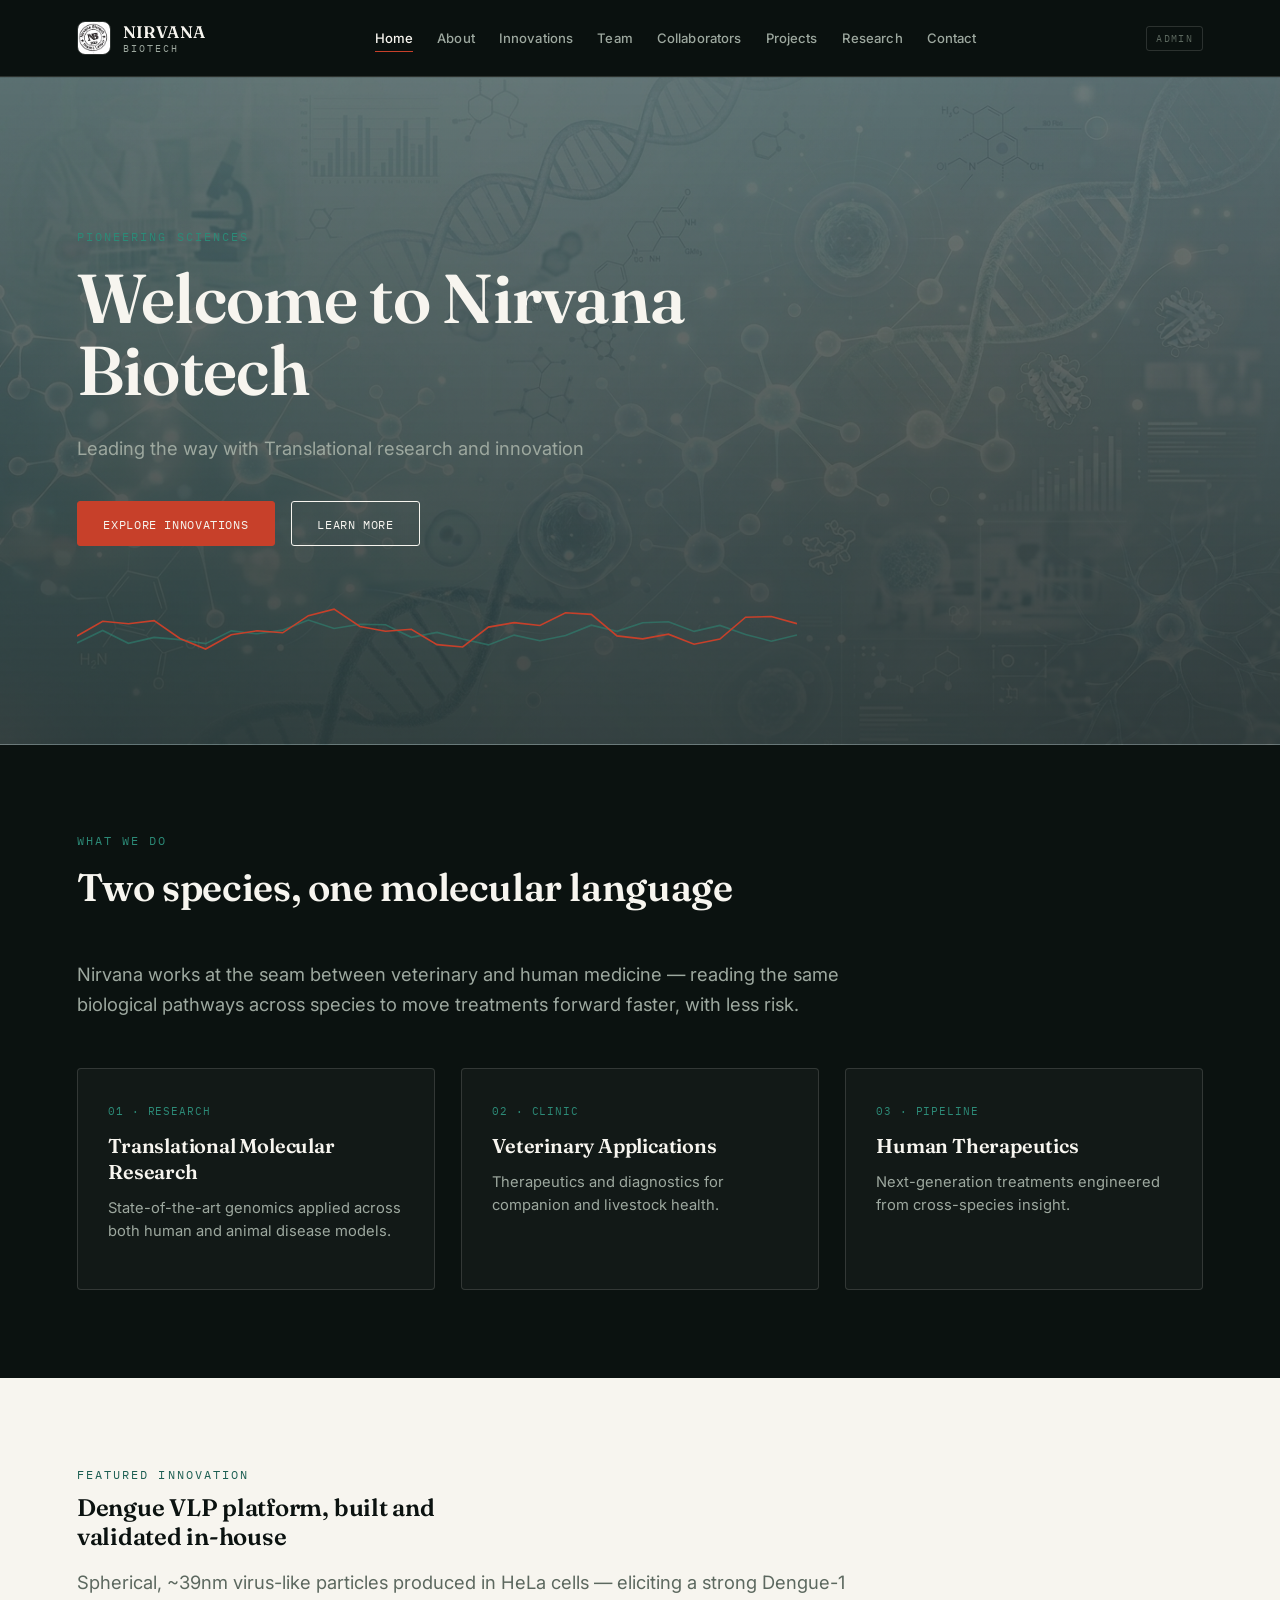
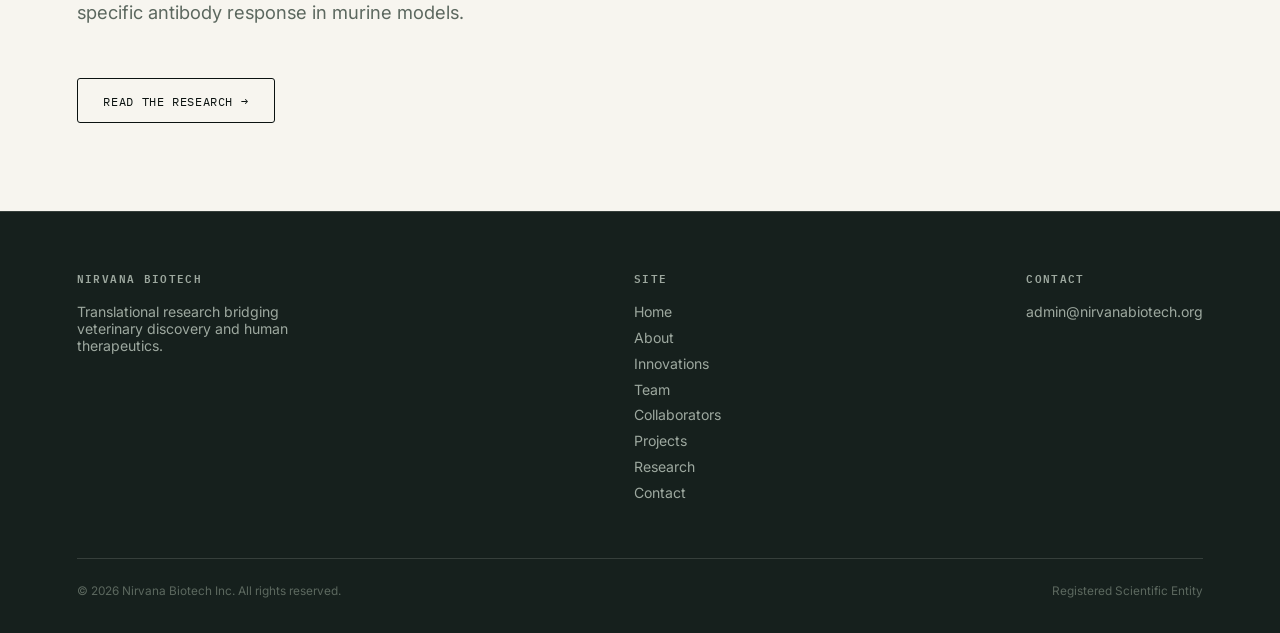
<file: index.html>
<!DOCTYPE html>
<html lang="en">
<head>
<meta charset="UTF-8">
<meta name="viewport" content="width=device-width, initial-scale=1.0">
<title>Nirvana Biotech | Pioneering Life Sciences</title>
<meta name="description" content="Nirvana Biotech bridges veterinary discovery and human therapeutics through translational molecular research.">
<link rel="preconnect" href="https://fonts.googleapis.com">
<link href="https://fonts.googleapis.com/css2?family=Fraunces:opsz,wght@9..144,500;9..144,600;9..144,700&family=Inter:wght@400;500;600&family=IBM+Plex+Mono:wght@400;500&display=swap" rel="stylesheet">
<link rel="stylesheet" href="styles.css">
</head>
<body>

<nav class="topnav">
  <div class="topnav-inner">
    <a href="index.html" class="brand">
      <img data-brand-logo class="brand-mark" src="" alt="Nirvana Biotech logo">
      <div>
        <div class="brand-text" data-brand-name></div>
        <div class="brand-sub" data-brand-sub></div>
      </div>
    </a>
    <div class="editable-controls edit-only" style="margin-left:-0.6rem;">
      <button class="edit-pencil" onclick="event.preventDefault(); promptTextEdit('brandName', null)">Edit name</button>
      <button class="edit-pencil" onclick="event.preventDefault(); promptImageEdit('logoUrl','images/logo.png')">Edit logo</button>
    </div>
    <div class="navlinks" data-navlinks></div>
    <div style="display:flex; align-items:center; gap:0.6rem;">
      <button id="admin-login-btn" class="admin-trigger">Admin</button>
      <button id="admin-logout-btn" class="admin-trigger is-logout hidden">Log out</button>
      <button class="nav-toggle" aria-label="Open menu">
        <svg width="18" height="14" viewBox="0 0 18 14"><path d="M0 1H18M0 7H18M0 13H18" stroke="#F7F5EF" stroke-width="1.4"/></svg>
      </button>
    </div>
  </div>
  <div class="mobile-menu" data-navlinks></div>
</nav>


<main>
  <section class="hero page-fade" id="home-hero-section">
    <div class="shell">
      <div class="eyebrow hero-eyebrow" id="home-tagline">PIONEERING SCIENCES</div>
      <h1 id="home-title">Welcome to Nirvana Biotech</h1>
      <p class="lede" id="home-subtitle">Leading the way with translational research and innovation.</p>
      <div style="margin-top:2.4rem; display:flex; gap:1rem; flex-wrap:wrap;">
        <a href="innovations.html" class="btn btn--solid">Explore Innovations</a>
        <a href="about.html" class="btn btn--ghost">Learn more</a>
      </div>
      <div class="hero-trace" data-trace data-trace-h="70"></div>
      <div class="editable-controls edit-only">
        <button class="edit-pencil" onclick="promptTextEdit('home.tagline','home-tagline')">Edit tagline</button>
        <button class="edit-pencil" onclick="promptTextEdit('home.title','home-title')">Edit title</button>
        <button class="edit-pencil" onclick="promptTextEdit('home.subtitle','home-subtitle',true)">Edit subtitle</button>
        <button class="edit-pencil" onclick="promptImageEdit('home.backgroundUrl','images/home-bg.jpg')">Change background</button>
      </div>
    </div>
  </section>

  <section class="section">
    <div class="shell">
      <div class="section-head">
        <div class="eyebrow" id="whatwedo-eyebrow">What we do</div>
        <h2 id="whatwedo-heading">Two species, one molecular language</h2>
        <p class="lede mt-lg" id="whatwedo-intro">Nirvana works at the seam between veterinary and human medicine &mdash; reading the same biological pathways across species to move treatments forward faster, with less risk.</p>
        <div class="editable-controls edit-only">
          <button class="edit-pencil" onclick="promptTextEdit('home.whatWeDoEyebrow','whatwedo-eyebrow')">Edit label</button>
          <button class="edit-pencil" onclick="promptTextEdit('home.whatWeDoHeading','whatwedo-heading')">Edit heading</button>
          <button class="edit-pencil" onclick="promptTextEdit('home.whatWeDoIntro','whatwedo-intro',true)">Edit intro</button>
        </div>
      </div>
      <div class="card-grid grid-3" id="pillars-grid"></div>
      <button class="add-item-btn edit-only" onclick="addArrayItem('pillars')">+ Add pillar</button>
    </div>
  </section>

  <section class="section section--paper">
    <div class="shell flex-between">
      <div>
        <div class="eyebrow" id="featured-eyebrow">Featured innovation</div>
        <h2 id="featured-heading" style="margin-top:0.7rem; max-width:24ch;">Dengue VLP platform, built and validated in-house</h2>
        <p class="lede" id="featured-text" style="margin-top:1rem; color:var(--sage-dim);">Spherical, ~39nm virus-like particles produced in HeLa cells &mdash; eliciting a strong Dengue-1 specific antibody response in murine models.</p>
        <a href="research.html" class="btn btn--ghost" style="margin-top:2rem;">Read the research &rarr;</a>
        <div class="editable-controls edit-only">
          <button class="edit-pencil" onclick="promptTextEdit('home.featuredEyebrow','featured-eyebrow')">Edit label</button>
          <button class="edit-pencil" onclick="promptTextEdit('home.featuredHeading','featured-heading')">Edit heading</button>
          <button class="edit-pencil" onclick="promptTextEdit('home.featuredText','featured-text',true)">Edit text</button>
        </div>
      </div>
    </div>
  </section>
</main>

<footer>
  <div class="shell">
    <div class="footer-grid">
      <div class="footer-col">
        <h4>Nirvana Biotech</h4>
        <p style="max-width:28ch;">Translational research bridging veterinary discovery and human therapeutics.</p>
      </div>
      <div class="footer-col">
        <h4>Site</h4>
        <a href="index.html">Home</a>
        <a href="about.html">About</a>
        <a href="innovations.html">Innovations</a>
        <a href="team.html">Team</a>
        <a href="collaborators.html">Collaborators</a>
        <a href="projects.html">Projects</a>
        <a href="research.html">Research</a>
        <a href="contact.html">Contact</a>
      </div>
      <div class="footer-col">
        <h4>Contact</h4>
        <a href="mailto:info@nirvanabiotech.org" data-footer-email>info@nirvanabiotech.org</a>
      </div>
    </div>
    <div class="footer-bottom">
      <span>&copy; 2026 Nirvana Biotech Inc. All rights reserved.</span>
      <span>Registered Scientific Entity</span>
    </div>
  </div>
</footer>

<div class="admin-overlay" id="admin-login-modal">
  <div class="admin-box">
    <h3>Admin login</h3>
    <p class="hint">Enter the admin password to edit this site.</p>
    <label for="admin-password-input">Password</label>
    <input id="admin-password-input" type="password" placeholder="Password">
    <p id="admin-login-error" class="admin-error">Incorrect password.</p>
    <div class="admin-actions">
      <button class="btn btn--admin-cancel" onclick="closeAdminLogin()">Cancel</button>
      <button class="btn btn--admin-confirm" onclick="submitAdminLogin()">Log in</button>
    </div>
  </div>
</div>

<div class="save-bar" id="save-bar">
  <span class="save-status" id="save-status">No unsaved changes.</span>
  <div class="save-bar-actions">
    <button class="btn btn--discard" id="discard-btn">Discard</button>
    <button class="btn btn--save" id="save-btn">Save changes (permanent)</button>
  </div>
</div>

<script src="site.js"></script>
<script>
  function renderPage(data){
    buildNav('home');
    if (!data.home) return;
    const h = data.home;
    document.getElementById('home-tagline').textContent = (h.tagline || '').toUpperCase();
    document.getElementById('home-title').textContent = h.title || '';
    document.getElementById('home-subtitle').textContent = h.subtitle || '';
    applySectionBackground('home-hero-section', h.backgroundUrl);

    document.getElementById('whatwedo-eyebrow').textContent = h.whatWeDoEyebrow || 'What we do';
    document.getElementById('whatwedo-heading').textContent = h.whatWeDoHeading || '';
    document.getElementById('whatwedo-intro').textContent = h.whatWeDoIntro || '';

    const pillarsGrid = document.getElementById('pillars-grid');
    pillarsGrid.innerHTML = (h.pillars || []).map((p, i) => `
      <div class="card" style="cursor:default;">
        <span class="tag">${escapeHtml(p.tag || '')}</span>
        <h3 style="margin-top:0.9rem;">${escapeHtml(p.title)}</h3>
        <p>${escapeHtml(p.desc)}</p>
        <div class="editable-controls edit-only">
          <button class="edit-pencil" onclick="promptTextEdit('home.pillars.${i}.tag', null)">Tag</button>
          <button class="edit-pencil" onclick="promptTextEdit('home.pillars.${i}.title', null)">Title</button>
          <button class="edit-pencil" onclick="promptTextEdit('home.pillars.${i}.desc', null, true)">Desc</button>
          <button class="edit-pencil danger" onclick="removeArrayItem('pillars', ${i})">Remove</button>
        </div>
      </div>`).join('');

    document.getElementById('featured-eyebrow').textContent = h.featuredEyebrow || 'Featured innovation';
    document.getElementById('featured-heading').textContent = h.featuredHeading || '';
    document.getElementById('featured-text').textContent = h.featuredText || '';
  }
</script>
</body>
</html>
</file>
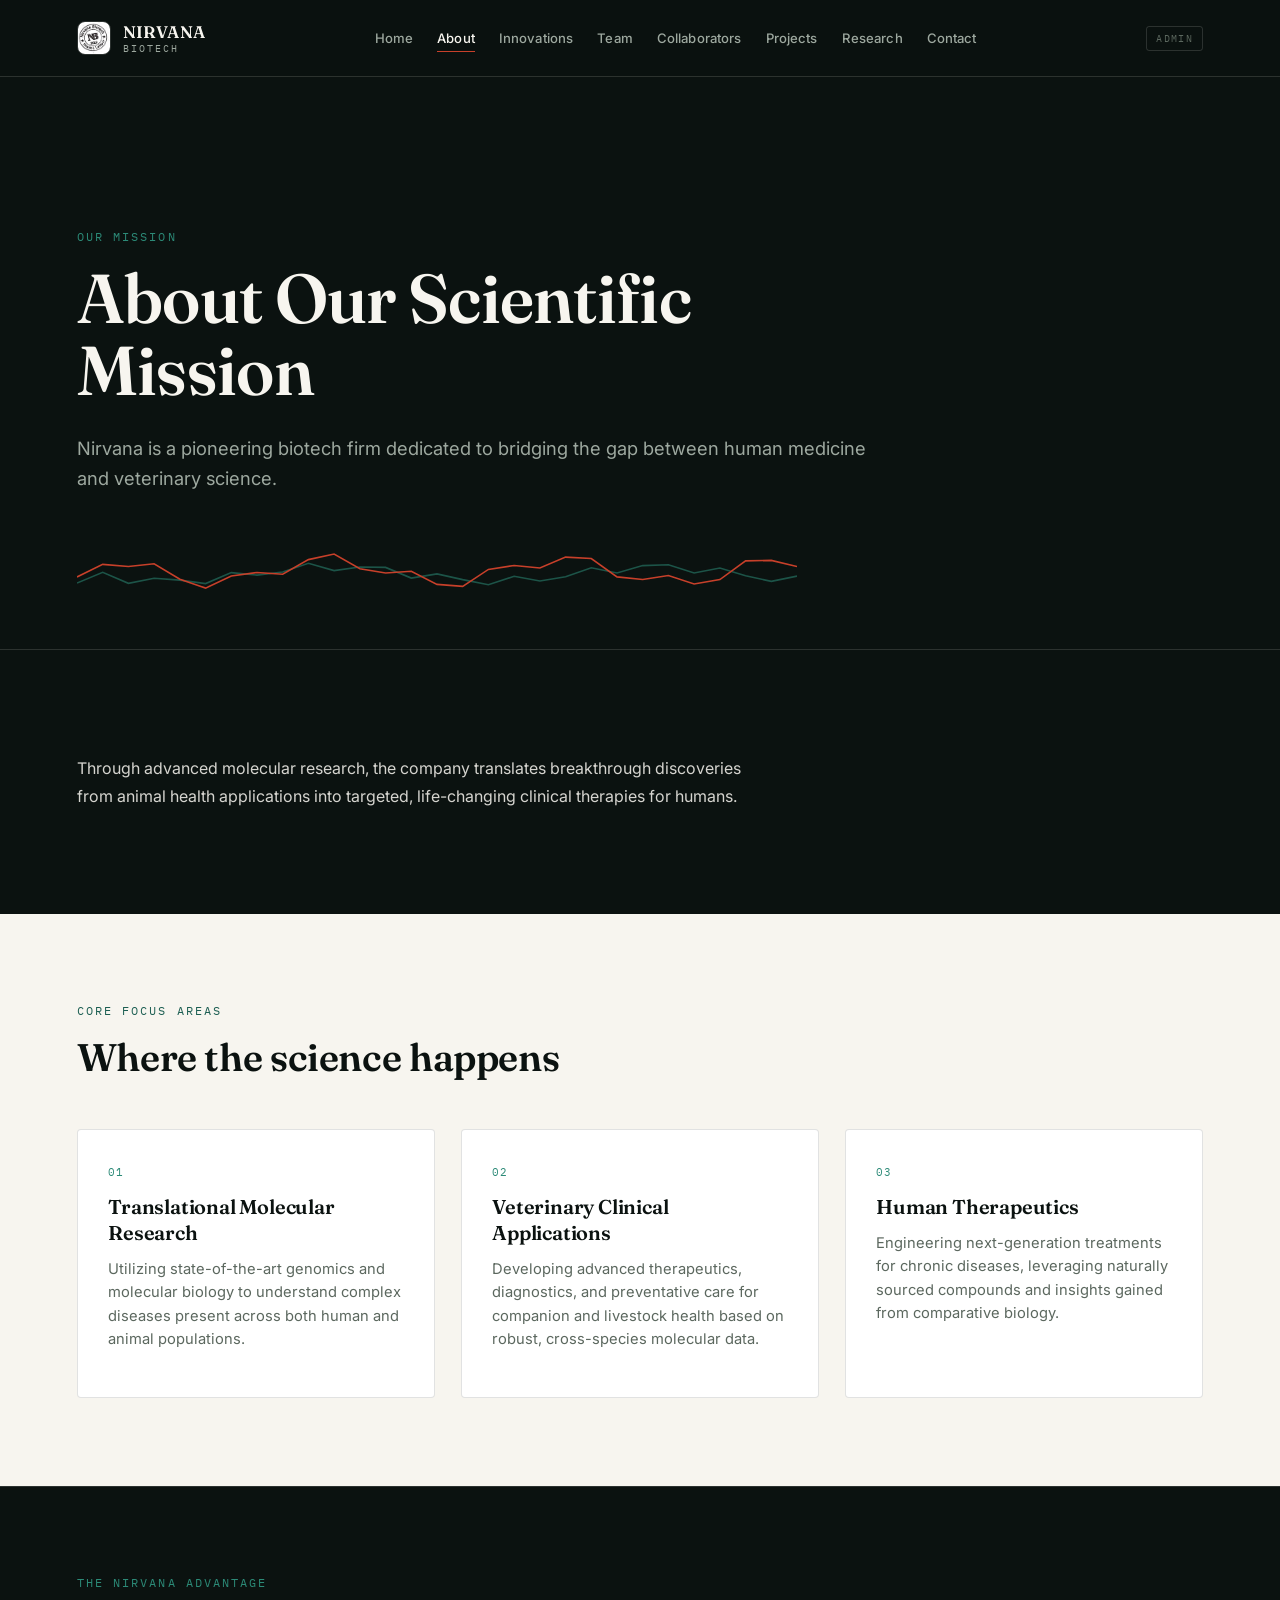
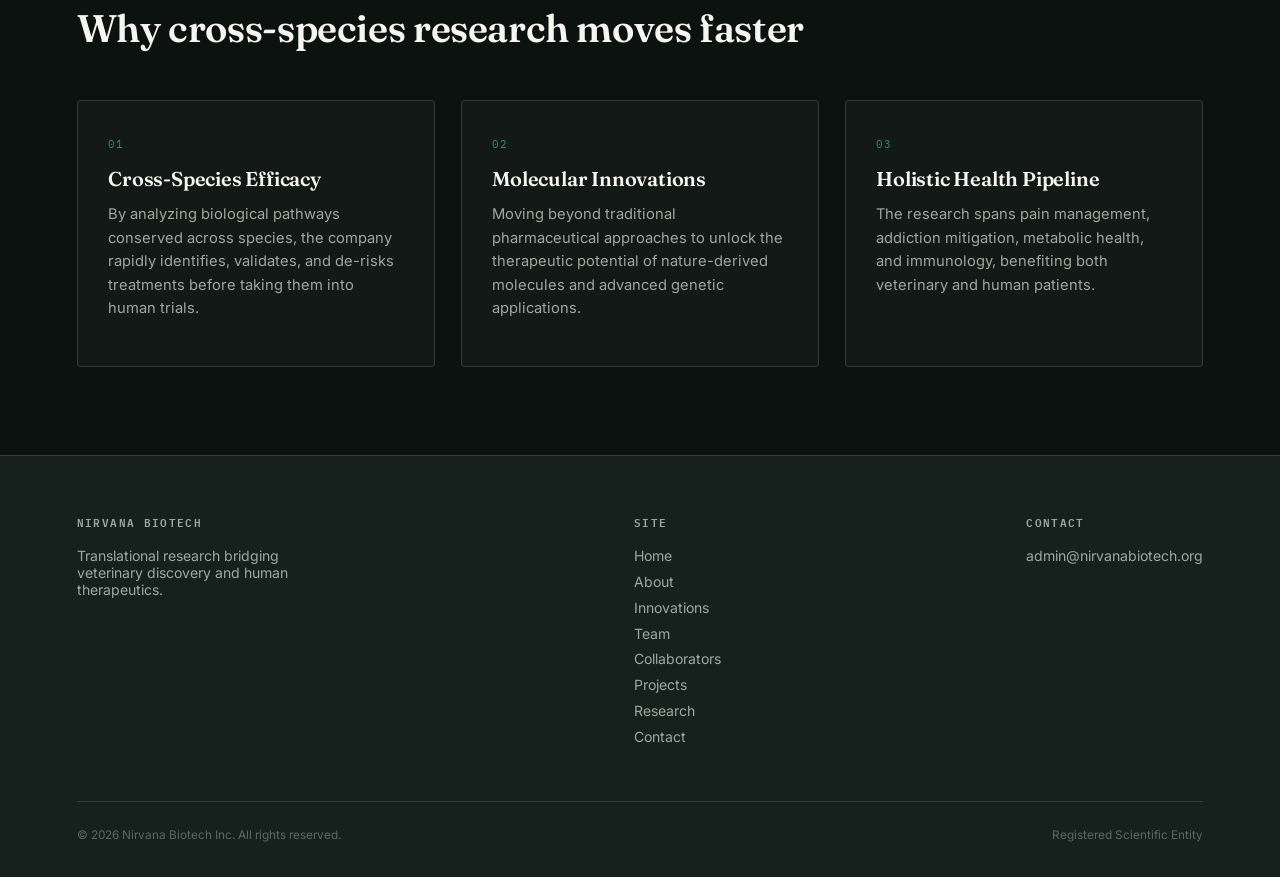
<file: about.html>
<!DOCTYPE html>
<html lang="en">
<head>
<meta charset="UTF-8">
<meta name="viewport" content="width=device-width, initial-scale=1.0">
<title>About | Nirvana Biotech</title>
<link rel="preconnect" href="https://fonts.googleapis.com">
<link href="https://fonts.googleapis.com/css2?family=Fraunces:opsz,wght@9..144,500;9..144,600;9..144,700&family=Inter:wght@400;500;600&family=IBM+Plex+Mono:wght@400;500&display=swap" rel="stylesheet">
<link rel="stylesheet" href="styles.css">
</head>
<body>

<nav class="topnav">
  <div class="topnav-inner">
    <a href="index.html" class="brand">
      <img data-brand-logo class="brand-mark" src="" alt="Nirvana Biotech logo">
      <div>
        <div class="brand-text" data-brand-name></div>
        <div class="brand-sub" data-brand-sub></div>
      </div>
    </a>
    <div class="editable-controls edit-only" style="margin-left:-0.6rem;">
      <button class="edit-pencil" onclick="event.preventDefault(); promptTextEdit('brandName', null)">Edit name</button>
      <button class="edit-pencil" onclick="event.preventDefault(); promptImageEdit('logoUrl','images/logo.png')">Edit logo</button>
    </div>
    <div class="navlinks" data-navlinks></div>
    <div style="display:flex; align-items:center; gap:0.6rem;">
      <button id="admin-login-btn" class="admin-trigger">Admin</button>
      <button id="admin-logout-btn" class="admin-trigger is-logout hidden">Log out</button>
      <button class="nav-toggle" aria-label="Open menu">
        <svg width="18" height="14" viewBox="0 0 18 14"><path d="M0 1H18M0 7H18M0 13H18" stroke="#F7F5EF" stroke-width="1.4"/></svg>
      </button>
    </div>
  </div>
  <div class="mobile-menu" data-navlinks></div>
</nav>


<main>
  <section class="hero page-fade" id="about-hero-section" style="padding-bottom:3rem;">
    <div class="shell">
      <div class="eyebrow hero-eyebrow" id="about-eyebrow">OUR MISSION</div>
      <h1 id="about-title">About Our Scientific Mission</h1>
      <p class="lede" id="about-intro" style="margin-top:1.6rem;"></p>
      <div class="hero-trace" data-trace data-trace-h="60"></div>
      <div class="editable-controls edit-only">
        <button class="edit-pencil" onclick="promptTextEdit('about.eyebrow','about-eyebrow')">Edit eyebrow</button>
        <button class="edit-pencil" onclick="promptTextEdit('about.title','about-title')">Edit title</button>
        <button class="edit-pencil" onclick="promptTextEdit('about.intro','about-intro',true)">Edit intro</button>
        <button class="edit-pencil" onclick="promptImageEdit('about.backgroundUrl')">Change background</button>
      </div>
    </div>
  </section>

  <section class="section">
    <div class="shell">
      <p class="body-copy" id="about-desc"></p>
      <div class="editable-controls edit-only">
        <button class="edit-pencil" onclick="promptTextEdit('about.desc','about-desc',true)">Edit description</button>
      </div>
    </div>
  </section>

  <section class="section section--paper">
    <div class="shell">
      <div class="section-head">
        <div class="eyebrow" id="focus-eyebrow">Core focus areas</div>
        <h2 id="focus-heading">Where the science happens</h2>
        <div class="editable-controls edit-only">
          <button class="edit-pencil" onclick="promptTextEdit('about.focusEyebrow','focus-eyebrow')">Edit label</button>
          <button class="edit-pencil" onclick="promptTextEdit('about.focusHeading','focus-heading')">Edit heading</button>
        </div>
      </div>
      <div class="card-grid grid-3" id="focus-grid"></div>
      <button class="add-item-btn edit-only" onclick="addArrayItem('focusAreas')">+ Add focus area</button>
    </div>
  </section>

  <section class="section">
    <div class="shell">
      <div class="section-head">
        <div class="eyebrow" id="advantage-eyebrow">The nirvana advantage</div>
        <h2 id="advantage-heading">Why cross-species research moves faster</h2>
        <div class="editable-controls edit-only">
          <button class="edit-pencil" onclick="promptTextEdit('about.advantageEyebrow','advantage-eyebrow')">Edit label</button>
          <button class="edit-pencil" onclick="promptTextEdit('about.advantageHeading','advantage-heading')">Edit heading</button>
        </div>
      </div>
      <div class="card-grid grid-3" id="advantage-grid"></div>
      <button class="add-item-btn edit-only" onclick="addArrayItem('advantages')">+ Add advantage</button>
    </div>
  </section>
</main>

<footer>
  <div class="shell">
    <div class="footer-grid">
      <div class="footer-col">
        <h4>Nirvana Biotech</h4>
        <p style="max-width:28ch;">Translational research bridging veterinary discovery and human therapeutics.</p>
      </div>
      <div class="footer-col">
        <h4>Site</h4>
        <a href="index.html">Home</a>
        <a href="about.html">About</a>
        <a href="innovations.html">Innovations</a>
        <a href="team.html">Team</a>
        <a href="collaborators.html">Collaborators</a>
        <a href="projects.html">Projects</a>
        <a href="research.html">Research</a>
        <a href="contact.html">Contact</a>
      </div>
      <div class="footer-col">
        <h4>Contact</h4>
        <a href="mailto:info@nirvanabiotech.org" data-footer-email>info@nirvanabiotech.org</a>
      </div>
    </div>
    <div class="footer-bottom">
      <span>&copy; 2026 Nirvana Biotech Inc. All rights reserved.</span>
      <span>Registered Scientific Entity</span>
    </div>
  </div>
</footer>

<div class="admin-overlay" id="admin-login-modal">
  <div class="admin-box">
    <h3>Admin login</h3>
    <p class="hint">Enter the admin password to edit this site.</p>
    <label for="admin-password-input">Password</label>
    <input id="admin-password-input" type="password" placeholder="Password">
    <p id="admin-login-error" class="admin-error">Incorrect password.</p>
    <div class="admin-actions">
      <button class="btn btn--admin-cancel" onclick="closeAdminLogin()">Cancel</button>
      <button class="btn btn--admin-confirm" onclick="submitAdminLogin()">Log in</button>
    </div>
  </div>
</div>

<div class="save-bar" id="save-bar">
  <span class="save-status" id="save-status">No unsaved changes.</span>
  <div class="save-bar-actions">
    <button class="btn btn--discard" id="discard-btn">Discard</button>
    <button class="btn btn--save" id="save-btn">Save changes (permanent)</button>
  </div>
</div>

<script src="site.js"></script>
<script>
  function renderPage(data){
    buildNav('about');
    const a = data.about;
    if (!a) return;
    document.getElementById('about-eyebrow').textContent = (a.eyebrow || 'OUR MISSION').toUpperCase();
    document.getElementById('about-title').textContent = a.title || '';
    document.getElementById('about-intro').textContent = a.intro || '';
    document.getElementById('about-desc').textContent = a.desc || '';
    document.getElementById('focus-eyebrow').textContent = a.focusEyebrow || 'Core focus areas';
    document.getElementById('focus-heading').textContent = a.focusHeading || 'Where the science happens';
    document.getElementById('advantage-eyebrow').textContent = a.advantageEyebrow || 'The nirvana advantage';
    document.getElementById('advantage-heading').textContent = a.advantageHeading || 'Why cross-species research moves faster';
    applySectionBackground('about-hero-section', a.backgroundUrl);

    const focusGrid = document.getElementById('focus-grid');
    focusGrid.innerHTML = (a.focusAreas || []).map((f, i) => `
      <div class="card" style="cursor:default;">
        <span class="tag">0${i+1}</span>
        <h3 style="margin-top:0.9rem;">${escapeHtml(f.title)}</h3>
        <p>${escapeHtml(f.desc)}</p>
        <div class="editable-controls edit-only">
          <button class="edit-pencil" onclick="promptTextEdit('about.focusAreas.${i}.title', null)">Title</button>
          <button class="edit-pencil" onclick="promptTextEdit('about.focusAreas.${i}.desc', null, true)">Desc</button>
          <button class="edit-pencil danger" onclick="removeArrayItem('focusAreas', ${i})">Remove</button>
        </div>
      </div>`).join('');

    const advGrid = document.getElementById('advantage-grid');
    advGrid.innerHTML = (a.advantages || []).map((f, i) => `
      <div class="card" style="cursor:default;">
        <span class="tag">0${i+1}</span>
        <h3 style="margin-top:0.9rem;">${escapeHtml(f.title)}</h3>
        <p>${escapeHtml(f.desc)}</p>
        <div class="editable-controls edit-only">
          <button class="edit-pencil" onclick="promptTextEdit('about.advantages.${i}.title', null)">Title</button>
          <button class="edit-pencil" onclick="promptTextEdit('about.advantages.${i}.desc', null, true)">Desc</button>
          <button class="edit-pencil danger" onclick="removeArrayItem('advantages', ${i})">Remove</button>
        </div>
      </div>`).join('');
  }
</script>
</body>
</html>
</file>
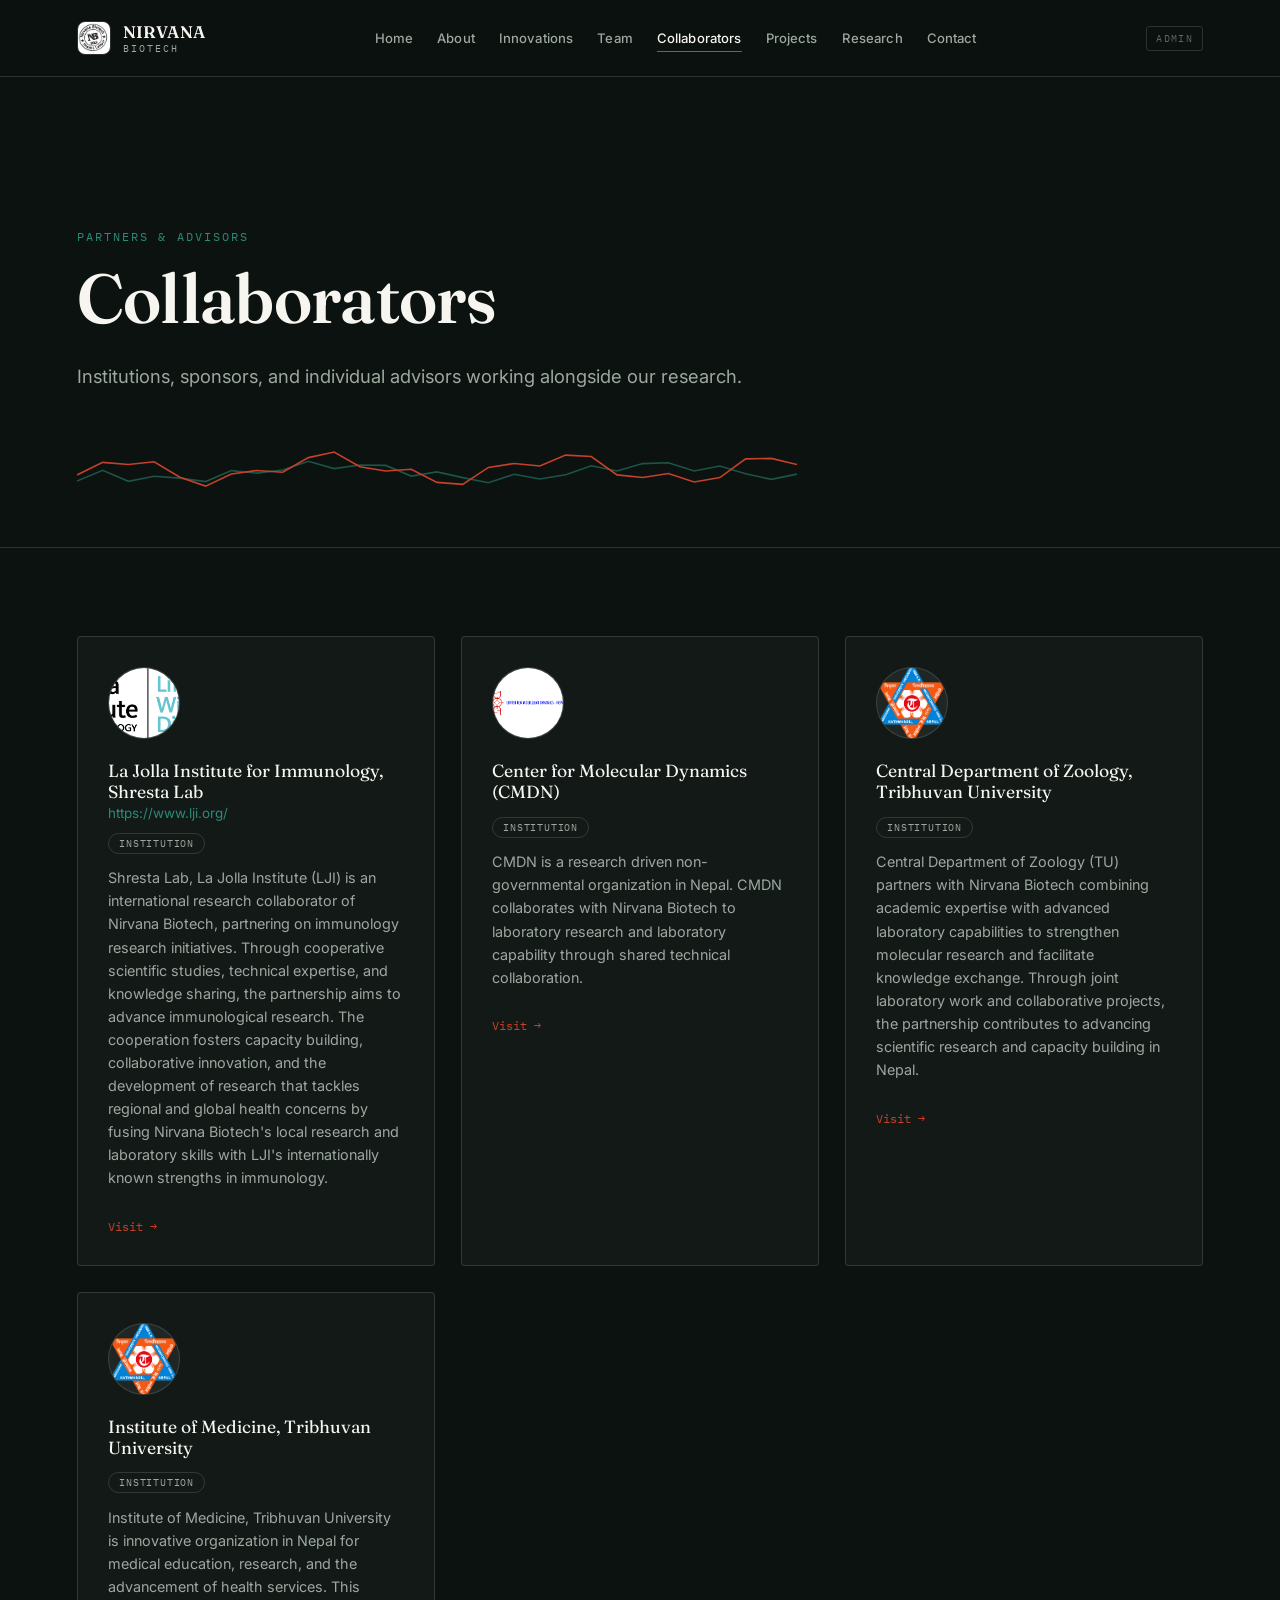
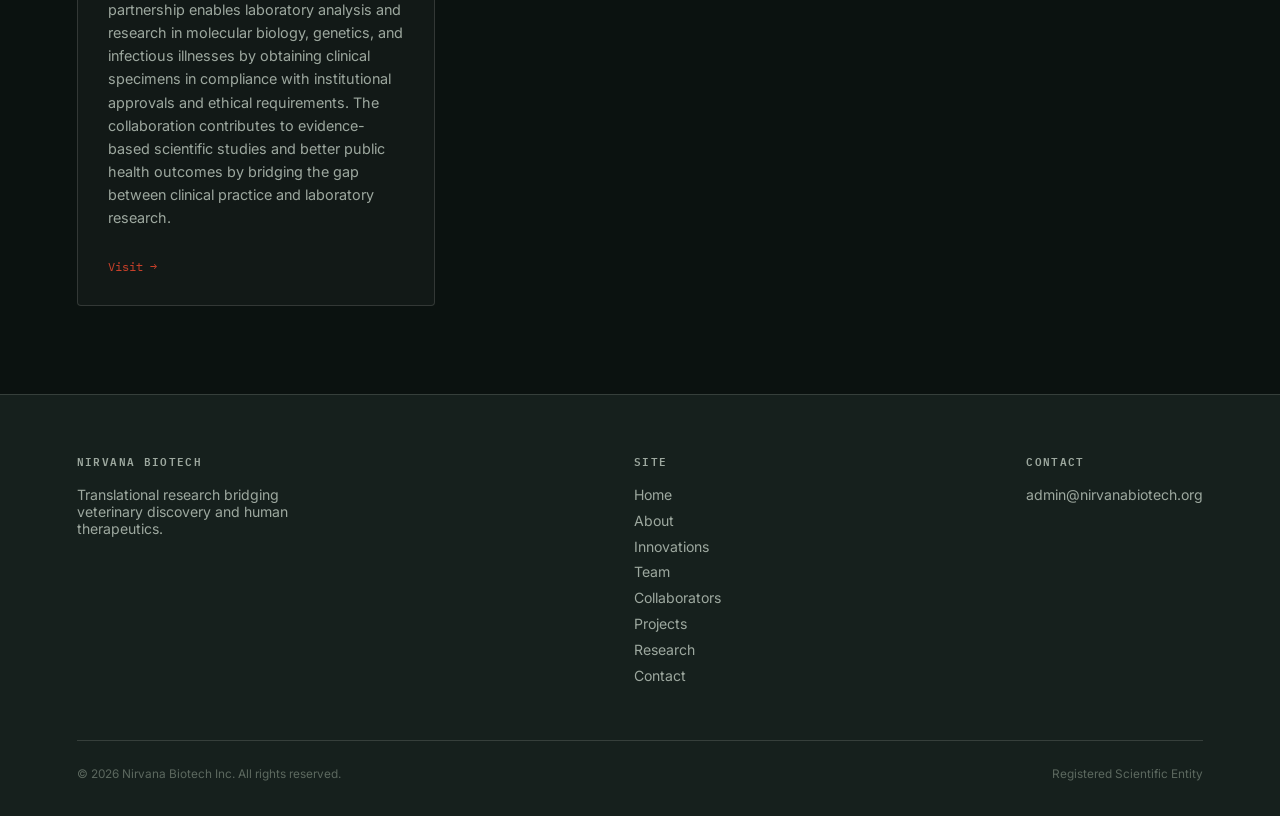
<file: collaborators.html>
<!DOCTYPE html>
<html lang="en">
<head>
<meta charset="UTF-8">
<meta name="viewport" content="width=device-width, initial-scale=1.0">
<title>Collaborators | Nirvana Biotech</title>
<link rel="preconnect" href="https://fonts.googleapis.com">
<link href="https://fonts.googleapis.com/css2?family=Fraunces:opsz,wght@9..144,500;9..144,600;9..144,700&family=Inter:wght@400;500;600&family=IBM+Plex+Mono:wght@400;500&display=swap" rel="stylesheet">
<link rel="stylesheet" href="styles.css">
</head>
<body>

<nav class="topnav">
  <div class="topnav-inner">
    <a href="index.html" class="brand">
      <img data-brand-logo class="brand-mark" src="" alt="Nirvana Biotech logo">
      <div>
        <div class="brand-text" data-brand-name></div>
        <div class="brand-sub" data-brand-sub></div>
      </div>
    </a>
    <div class="editable-controls edit-only" style="margin-left:-0.6rem;">
      <button class="edit-pencil" onclick="event.preventDefault(); promptTextEdit('brandName', null)">Edit name</button>
      <button class="edit-pencil" onclick="event.preventDefault(); promptImageEdit('logoUrl','images/logo.png')">Edit logo</button>
    </div>
    <div class="navlinks" data-navlinks></div>
    <div style="display:flex; align-items:center; gap:0.6rem;">
      <button id="admin-login-btn" class="admin-trigger">Admin</button>
      <button id="admin-logout-btn" class="admin-trigger is-logout hidden">Log out</button>
      <button class="nav-toggle" aria-label="Open menu">
        <svg width="18" height="14" viewBox="0 0 18 14"><path d="M0 1H18M0 7H18M0 13H18" stroke="#F7F5EF" stroke-width="1.4"/></svg>
      </button>
    </div>
  </div>
  <div class="mobile-menu" data-navlinks></div>
</nav>


<main>
  <section class="hero page-fade" id="collaborators-hero-section" style="padding-bottom:3rem;">
    <div class="shell">
      <div class="eyebrow hero-eyebrow" id="collaborators-eyebrow">PARTNERS &amp; ADVISORS</div>
      <h1 id="collaborators-title">Collaborators</h1>
      <p class="lede" id="collaborators-subtitle" style="margin-top:1.6rem;">Institutions, sponsors, and individual advisors working alongside our research.</p>
      <div class="hero-trace" data-trace data-trace-h="60"></div>
      <div class="editable-controls edit-only">
        <button class="edit-pencil" onclick="promptTextEdit('collaboratorsPage.eyebrow','collaborators-eyebrow')">Edit label</button>
        <button class="edit-pencil" onclick="promptTextEdit('collaboratorsPage.title','collaborators-title')">Edit title</button>
        <button class="edit-pencil" onclick="promptTextEdit('collaboratorsPage.subtitle','collaborators-subtitle',true)">Edit subtitle</button>
        <button class="edit-pencil" onclick="promptImageEdit('collaboratorsPage.backgroundUrl')">Change background</button>
      </div>
    </div>
  </section>

  <section class="section">
    <div class="shell">
      <div class="card-grid grid-3" id="collaborators-grid"></div>
      <button class="add-item-btn edit-only" onclick="addArrayItem('collaborators')">+ Add collaborator</button>
    </div>
  </section>
</main>

<footer>
  <div class="shell">
    <div class="footer-grid">
      <div class="footer-col">
        <h4>Nirvana Biotech</h4>
        <p style="max-width:28ch;">Translational research bridging veterinary discovery and human therapeutics.</p>
      </div>
      <div class="footer-col">
        <h4>Site</h4>
        <a href="index.html">Home</a>
        <a href="about.html">About</a>
        <a href="innovations.html">Innovations</a>
        <a href="team.html">Team</a>
        <a href="collaborators.html">Collaborators</a>
        <a href="projects.html">Projects</a>
        <a href="research.html">Research</a>
        <a href="contact.html">Contact</a>
      </div>
      <div class="footer-col">
        <h4>Contact</h4>
        <a href="mailto:info@nirvanabiotech.org" data-footer-email>info@nirvanabiotech.org</a>
      </div>
    </div>
    <div class="footer-bottom">
      <span>&copy; 2026 Nirvana Biotech Inc. All rights reserved.</span>
      <span>Registered Scientific Entity</span>
    </div>
  </div>
</footer>

<div class="admin-overlay" id="admin-login-modal">
  <div class="admin-box">
    <h3>Admin login</h3>
    <p class="hint">Enter the admin password to edit this site.</p>
    <label for="admin-password-input">Password</label>
    <input id="admin-password-input" type="password" placeholder="Password">
    <p id="admin-login-error" class="admin-error">Incorrect password.</p>
    <div class="admin-actions">
      <button class="btn btn--admin-cancel" onclick="closeAdminLogin()">Cancel</button>
      <button class="btn btn--admin-confirm" onclick="submitAdminLogin()">Log in</button>
    </div>
  </div>
</div>

<div class="save-bar" id="save-bar">
  <span class="save-status" id="save-status">No unsaved changes.</span>
  <div class="save-bar-actions">
    <button class="btn btn--discard" id="discard-btn">Discard</button>
    <button class="btn btn--save" id="save-btn">Save changes (permanent)</button>
  </div>
</div>

<script src="site.js"></script>
<script>
  function renderPage(data){
    buildNav('collaborators');
    const p = data.collaboratorsPage || {};
    document.getElementById('collaborators-eyebrow').textContent = (p.eyebrow || 'PARTNERS & ADVISORS').toUpperCase();
    document.getElementById('collaborators-title').textContent = p.title || 'Collaborators';
    document.getElementById('collaborators-subtitle').textContent = p.subtitle || '';
    applySectionBackground('collaborators-hero-section', p.backgroundUrl);

    const grid = document.getElementById('collaborators-grid');
    grid.innerHTML = (data.collaborators || []).map((c, idx) => `
      <div class="card collab-card editable-wrap">
        <img class="collab-photo" src="${c.imageUrl || 'https://picsum.photos/seed/' + encodeURIComponent(c.name || 'collab' + idx) + '/200/200'}" alt="${escapeHtml(c.name)}" onerror="this.src='https://picsum.photos/seed/${encodeURIComponent(c.name || 'collab' + idx)}/200/200'">
        <button class="editable-img-btn edit-only" onclick="promptImageEdit('collaborators.${idx}.imageUrl')">Change photo</button>
        <div class="name">${escapeHtml(c.name)}</div>
        <div class="affiliation">${escapeHtml(c.affiliation)}</div>
        <span class="type-pill">${escapeHtml(c.type || 'Individual')}</span>
        <p style="margin-top:0.8rem; color:var(--sage); font-size:0.9rem; line-height:1.6;">${escapeHtml(c.desc)}</p>
        ${c.linkUrl ? `<a href="${c.linkUrl}" target="_blank" rel="noopener noreferrer" class="more" style="display:inline-flex; margin-top:0.9rem;">Visit &rarr;</a>` : ''}
        <div class="editable-controls edit-only">
          <button class="edit-pencil" onclick="promptTextEdit('collaborators.${idx}.name', null)">Name</button>
          <button class="edit-pencil" onclick="promptChoiceEdit('collaborators.${idx}.type', null, ['Individual', 'Institution', 'Sponsor'])">Type</button>
          <button class="edit-pencil" onclick="promptTextEdit('collaborators.${idx}.affiliation', null)">Affiliation</button>
          <button class="edit-pencil" onclick="promptTextEdit('collaborators.${idx}.desc', null, true)">Description</button>
          <button class="edit-pencil" onclick="promptTextEdit('collaborators.${idx}.linkUrl', null)">Link</button>
          <button class="edit-pencil danger" onclick="removeArrayItem('collaborators', ${idx})">Remove</button>
        </div>
      </div>`).join('');
  }
</script>
</body>
</html>
</file>
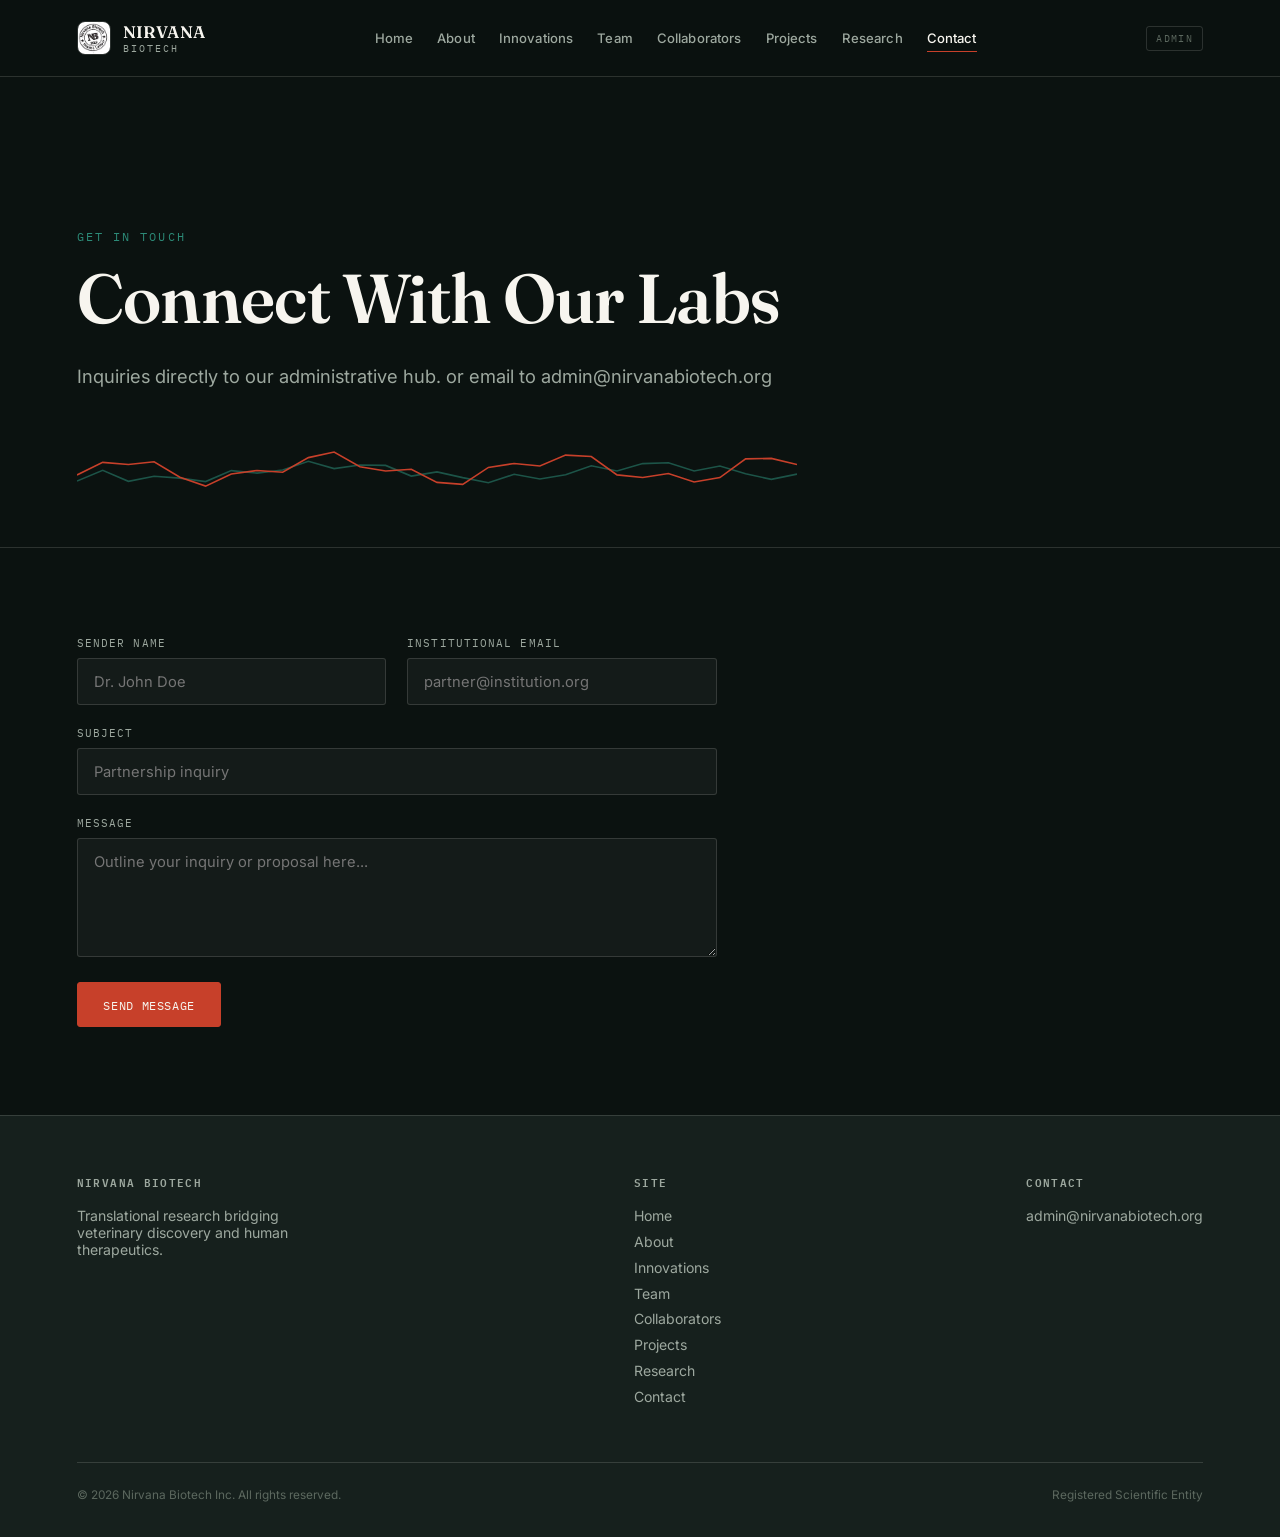
<file: contact.html>
<!DOCTYPE html>
<html lang="en">
<head>
<meta charset="UTF-8">
<meta name="viewport" content="width=device-width, initial-scale=1.0">
<title>Contact | Nirvana Biotech</title>
<link rel="preconnect" href="https://fonts.googleapis.com">
<link href="https://fonts.googleapis.com/css2?family=Fraunces:opsz,wght@9..144,500;9..144,600;9..144,700&family=Inter:wght@400;500;600&family=IBM+Plex+Mono:wght@400;500&display=swap" rel="stylesheet">
<link rel="stylesheet" href="styles.css">
</head>
<body>

<nav class="topnav">
  <div class="topnav-inner">
    <a href="index.html" class="brand">
      <img data-brand-logo class="brand-mark" src="" alt="Nirvana Biotech logo">
      <div>
        <div class="brand-text" data-brand-name></div>
        <div class="brand-sub" data-brand-sub></div>
      </div>
    </a>
    <div class="editable-controls edit-only" style="margin-left:-0.6rem;">
      <button class="edit-pencil" onclick="event.preventDefault(); promptTextEdit('brandName', null)">Edit name</button>
      <button class="edit-pencil" onclick="event.preventDefault(); promptImageEdit('logoUrl','images/logo.png')">Edit logo</button>
    </div>
    <div class="navlinks" data-navlinks></div>
    <div style="display:flex; align-items:center; gap:0.6rem;">
      <button id="admin-login-btn" class="admin-trigger">Admin</button>
      <button id="admin-logout-btn" class="admin-trigger is-logout hidden">Log out</button>
      <button class="nav-toggle" aria-label="Open menu">
        <svg width="18" height="14" viewBox="0 0 18 14"><path d="M0 1H18M0 7H18M0 13H18" stroke="#F7F5EF" stroke-width="1.4"/></svg>
      </button>
    </div>
  </div>
  <div class="mobile-menu" data-navlinks></div>
</nav>


<main>
  <section class="hero page-fade" id="contact-hero-section" style="padding-bottom:3rem;">
    <div class="shell">
      <div class="eyebrow hero-eyebrow" id="contact-eyebrow">GET IN TOUCH</div>
      <h1 id="contact-title">Connect With Our Labs</h1>
      <p class="lede" id="contact-desc" style="margin-top:1.6rem;"></p>
      <div class="hero-trace" data-trace data-trace-h="60"></div>
      <div class="editable-controls edit-only">
        <button class="edit-pencil" onclick="promptTextEdit('contactPage.eyebrow','contact-eyebrow')">Edit label</button>
        <button class="edit-pencil" onclick="promptTextEdit('contact.title','contact-title')">Edit title</button>
        <button class="edit-pencil" onclick="promptTextEdit('contact.desc','contact-desc',true)">Edit description</button>
        <button class="edit-pencil" onclick="promptTextEdit('contact.email', null)">Edit email</button>
        <button class="edit-pencil" onclick="promptImageEdit('contactPage.backgroundUrl')">Change background</button>
      </div>
    </div>
  </section>

  <section class="section">
    <div class="shell">
      <form class="form-grid" onsubmit="handleFormSubmit(event)">
        <div class="form-row">
          <div>
            <label for="cf-name">Sender name</label>
            <input id="cf-name" type="text" placeholder="Dr. John Doe" required>
          </div>
          <div>
            <label for="cf-email">Institutional email</label>
            <input id="cf-email" type="email" placeholder="partner@institution.org" required>
          </div>
        </div>
        <div>
          <label for="cf-subject">Subject</label>
          <input id="cf-subject" type="text" placeholder="Partnership inquiry" required>
        </div>
        <div>
          <label for="cf-message">Message</label>
          <textarea id="cf-message" rows="5" placeholder="Outline your inquiry or proposal here..." required></textarea>
        </div>
        <button type="submit" class="btn btn--solid" style="width:fit-content;">Send message</button>
      </form>
    </div>
  </section>
</main>

<footer>
  <div class="shell">
    <div class="footer-grid">
      <div class="footer-col">
        <h4>Nirvana Biotech</h4>
        <p style="max-width:28ch;">Translational research bridging veterinary discovery and human therapeutics.</p>
      </div>
      <div class="footer-col">
        <h4>Site</h4>
        <a href="index.html">Home</a>
        <a href="about.html">About</a>
        <a href="innovations.html">Innovations</a>
        <a href="team.html">Team</a>
        <a href="collaborators.html">Collaborators</a>
        <a href="projects.html">Projects</a>
        <a href="research.html">Research</a>
        <a href="contact.html">Contact</a>
      </div>
      <div class="footer-col">
        <h4>Contact</h4>
        <a href="mailto:admin@nirvanabiotech.org" data-footer-email>admin@nirvanabiotech.org</a>
      </div>
    </div>
    <div class="footer-bottom">
      <span>&copy; 2026 Nirvana Biotech Inc. All rights reserved.</span>
      <span>Registered Scientific Entity</span>
    </div>
  </div>
</footer>

<div class="admin-overlay" id="admin-login-modal">
  <div class="admin-box">
    <h3>Admin login</h3>
    <p class="hint">Enter the admin password to edit this site.</p>
    <label for="admin-password-input">Password</label>
    <input id="admin-password-input" type="password" placeholder="Password">
    <p id="admin-login-error" class="admin-error">Incorrect password.</p>
    <div class="admin-actions">
      <button class="btn btn--admin-cancel" onclick="closeAdminLogin()">Cancel</button>
      <button class="btn btn--admin-confirm" onclick="submitAdminLogin()">Log in</button>
    </div>
  </div>
</div>

<div class="save-bar" id="save-bar">
  <span class="save-status" id="save-status">No unsaved changes.</span>
  <div class="save-bar-actions">
    <button class="btn btn--discard" id="discard-btn">Discard</button>
    <button class="btn btn--save" id="save-btn">Save changes (permanent)</button>
  </div>
</div>

<script src="site.js"></script>
<script>
  function renderPage(data){
    buildNav('contact');
    const c = data.contact;
    const p = data.contactPage || {};
    document.getElementById('contact-eyebrow').textContent = (p.eyebrow || 'GET IN TOUCH').toUpperCase();
    applySectionBackground('contact-hero-section', p.backgroundUrl);
    if (!c) return;
    document.getElementById('contact-title').textContent = c.title || 'Connect With Our Labs';
    document.getElementById('contact-desc').textContent = c.desc || '';
  }
  function handleFormSubmit(e){
    e.preventDefault();
    alert('Message sent. Thank you — our team will be in touch shortly.');
    e.target.reset();
  }
</script>
</body>
</html>
</file>
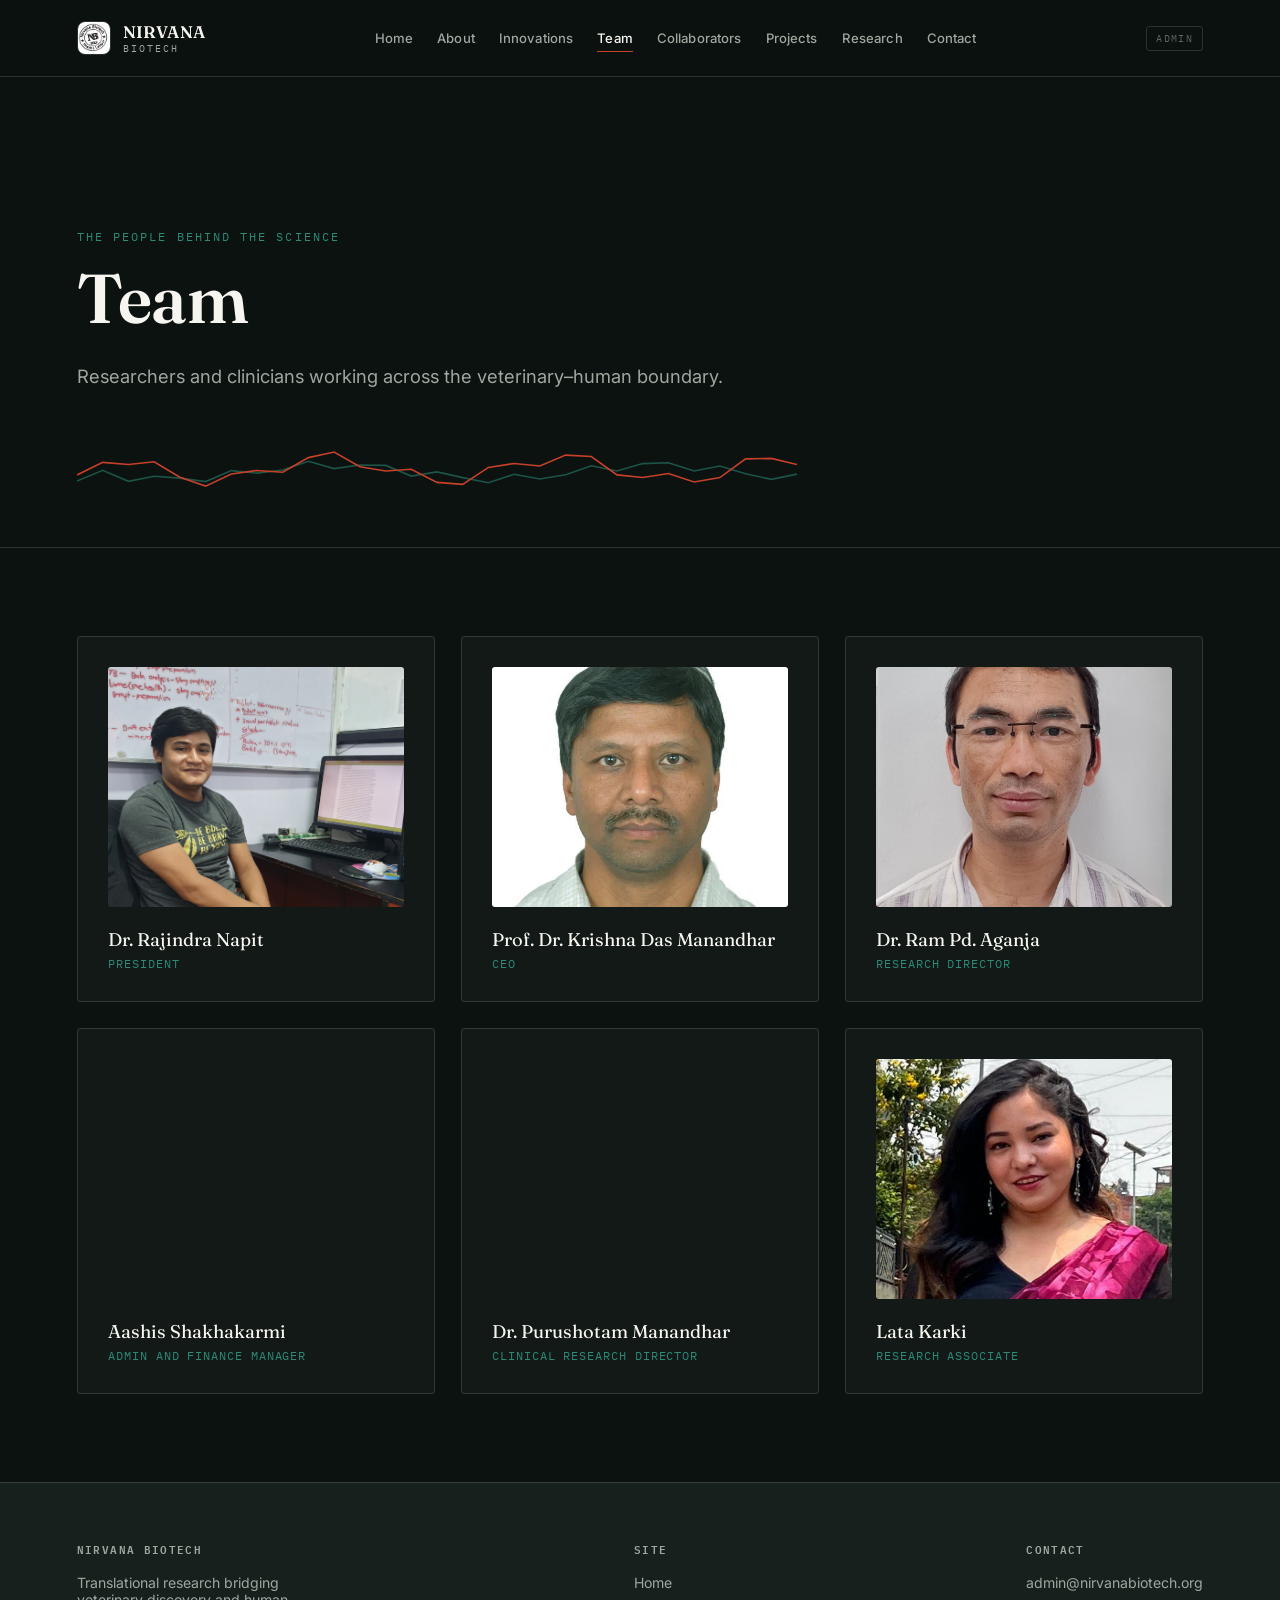
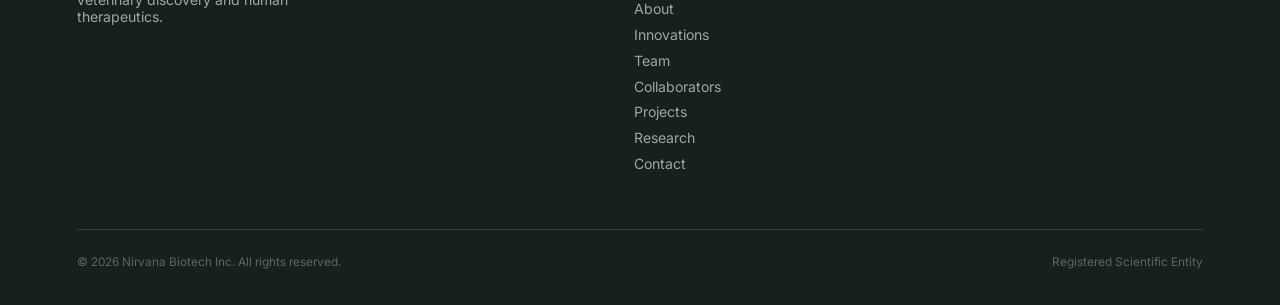
<file: team.html>
<!DOCTYPE html>
<html lang="en">
<head>
<meta charset="UTF-8">
<meta name="viewport" content="width=device-width, initial-scale=1.0">
<title>Team | Nirvana Biotech</title>
<link rel="preconnect" href="https://fonts.googleapis.com">
<link href="https://fonts.googleapis.com/css2?family=Fraunces:opsz,wght@9..144,500;9..144,600;9..144,700&family=Inter:wght@400;500;600&family=IBM+Plex+Mono:wght@400;500&display=swap" rel="stylesheet">
<link rel="stylesheet" href="styles.css">
</head>
<body>

<nav class="topnav">
  <div class="topnav-inner">
    <a href="index.html" class="brand">
      <img data-brand-logo class="brand-mark" src="" alt="Nirvana Biotech logo">
      <div>
        <div class="brand-text" data-brand-name></div>
        <div class="brand-sub" data-brand-sub></div>
      </div>
    </a>
    <div class="editable-controls edit-only" style="margin-left:-0.6rem;">
      <button class="edit-pencil" onclick="event.preventDefault(); promptTextEdit('brandName', null)">Edit name</button>
      <button class="edit-pencil" onclick="event.preventDefault(); promptImageEdit('logoUrl','images/logo.png')">Edit logo</button>
    </div>
    <div class="navlinks" data-navlinks></div>
    <div style="display:flex; align-items:center; gap:0.6rem;">
      <button id="admin-login-btn" class="admin-trigger">Admin</button>
      <button id="admin-logout-btn" class="admin-trigger is-logout hidden">Log out</button>
      <button class="nav-toggle" aria-label="Open menu">
        <svg width="18" height="14" viewBox="0 0 18 14"><path d="M0 1H18M0 7H18M0 13H18" stroke="#F7F5EF" stroke-width="1.4"/></svg>
      </button>
    </div>
  </div>
  <div class="mobile-menu" data-navlinks></div>
</nav>


<main>
  <section class="hero page-fade" id="team-hero-section" style="padding-bottom:3rem;">
    <div class="shell">
      <div class="eyebrow hero-eyebrow" id="team-eyebrow">THE PEOPLE BEHIND THE SCIENCE</div>
      <h1 id="team-title">Team</h1>
      <p class="lede" id="team-subtitle" style="margin-top:1.6rem;">Researchers and clinicians working across the veterinary&ndash;human boundary.</p>
      <div class="hero-trace" data-trace data-trace-h="60"></div>
      <div class="editable-controls edit-only">
        <button class="edit-pencil" onclick="promptTextEdit('teamPage.eyebrow','team-eyebrow')">Edit label</button>
        <button class="edit-pencil" onclick="promptTextEdit('teamPage.title','team-title')">Edit title</button>
        <button class="edit-pencil" onclick="promptTextEdit('teamPage.subtitle','team-subtitle',true)">Edit subtitle</button>
        <button class="edit-pencil" onclick="promptImageEdit('teamPage.backgroundUrl')">Change background</button>
      </div>
    </div>
  </section>

  <section class="section">
    <div class="shell">
      <div class="card-grid grid-3" id="team-grid"></div>
      <button class="add-item-btn edit-only" onclick="addArrayItem('team')">+ Add team member</button>
    </div>
  </section>
</main>

<footer>
  <div class="shell">
    <div class="footer-grid">
      <div class="footer-col">
        <h4>Nirvana Biotech</h4>
        <p style="max-width:28ch;">Translational research bridging veterinary discovery and human therapeutics.</p>
      </div>
      <div class="footer-col">
        <h4>Site</h4>
        <a href="index.html">Home</a>
        <a href="about.html">About</a>
        <a href="innovations.html">Innovations</a>
        <a href="team.html">Team</a>
        <a href="collaborators.html">Collaborators</a>
        <a href="projects.html">Projects</a>
        <a href="research.html">Research</a>
        <a href="contact.html">Contact</a>
      </div>
      <div class="footer-col">
        <h4>Contact</h4>
        <a href="mailto:info@nirvanabiotech.org" data-footer-email>info@nirvanabiotech.org</a>
      </div>
    </div>
    <div class="footer-bottom">
      <span>&copy; 2026 Nirvana Biotech Inc. All rights reserved.</span>
      <span>Registered Scientific Entity</span>
    </div>
  </div>
</footer>

<div class="admin-overlay" id="admin-login-modal">
  <div class="admin-box">
    <h3>Admin login</h3>
    <p class="hint">Enter the admin password to edit this site.</p>
    <label for="admin-password-input">Password</label>
    <input id="admin-password-input" type="password" placeholder="Password">
    <p id="admin-login-error" class="admin-error">Incorrect password.</p>
    <div class="admin-actions">
      <button class="btn btn--admin-cancel" onclick="closeAdminLogin()">Cancel</button>
      <button class="btn btn--admin-confirm" onclick="submitAdminLogin()">Log in</button>
    </div>
  </div>
</div>

<div class="save-bar" id="save-bar">
  <span class="save-status" id="save-status">No unsaved changes.</span>
  <div class="save-bar-actions">
    <button class="btn btn--discard" id="discard-btn">Discard</button>
    <button class="btn btn--save" id="save-btn">Save changes (permanent)</button>
  </div>
</div>

<script src="site.js"></script>
<script>
  function renderPage(data){
    buildNav('team');
    const p = data.teamPage || {};
    document.getElementById('team-eyebrow').textContent = (p.eyebrow || 'THE PEOPLE BEHIND THE SCIENCE').toUpperCase();
    document.getElementById('team-title').textContent = p.title || 'Team';
    document.getElementById('team-subtitle').textContent = p.subtitle || '';
    applySectionBackground('team-hero-section', p.backgroundUrl);

    const grid = document.getElementById('team-grid');
    grid.innerHTML = (data.team || []).map((member, idx) => `
      <div class="card team-card editable-wrap" style="cursor:default;">
        <img src="${member.imageUrl || 'https://picsum.photos/seed/' + encodeURIComponent(member.name) + '/400/300'}" alt="${escapeHtml(member.name)}" onerror="this.src='https://picsum.photos/seed/${encodeURIComponent(member.name)}/400/300'">
        <button class="editable-img-btn edit-only" onclick="promptImageEdit('team.${idx}.imageUrl')">Change photo</button>
        <div class="name">${escapeHtml(member.name)}</div>
        <div class="role">${escapeHtml(member.role)}</div>
        ${member.bio ? `<p style="margin-top:0.8rem; color:var(--sage); font-size:0.88rem; line-height:1.6;">${escapeHtml(member.bio)}</p>` : ''}
        <div class="editable-controls edit-only">
          <button class="edit-pencil" onclick="promptTextEdit('team.${idx}.name', null)">Name</button>
          <button class="edit-pencil" onclick="promptTextEdit('team.${idx}.role', null)">Role</button>
          <button class="edit-pencil" onclick="promptTextEdit('team.${idx}.bio', null, true)">Bio</button>
          <button class="edit-pencil danger" onclick="removeArrayItem('team', ${idx})">Remove</button>
        </div>
      </div>`).join('');
  }
</script>
</body>
</html>
</file>
<file: styles.css>
/* ============================================================
   NIRVANA BIOTECH — design tokens
   Ink + lab-paper, teal/rust accent pair, chromatogram motif
   ============================================================ */

:root{
  --ink:        #0B1210;
  --ink-soft:    #16201D;
  --paper:      #F7F5EF;
  --paper-dim:  #EFEBE0;
  --teal:       #1C5E52;
  --teal-bright:#2C8A77;
  --rust:       #C7402A;
  --sage:       #9DA89F;
  --sage-dim:   #5C685F;
  --line:       rgba(247,245,239,0.14);
  --line-dark:  rgba(11,18,16,0.12);

  --serif: "Fraunces", "Iowan Old Style", Georgia, serif;
  --sans:  "Inter", -apple-system, "Helvetica Neue", Arial, sans-serif;
  --mono:  "IBM Plex Mono", "SFMono-Regular", Menlo, monospace;

  --measure: 68ch;
}

@media (prefers-reduced-motion: reduce){
  *{ animation-duration: 0.001ms !important; animation-iteration-count: 1 !important; transition-duration: 0.001ms !important; scroll-behavior: auto !important; }
}

*{ box-sizing: border-box; }
html{ scroll-behavior: smooth; }
body{
  margin:0;
  background: var(--ink);
  color: var(--paper);
  font-family: var(--sans);
  -webkit-font-smoothing: antialiased;
  text-rendering: optimizeLegibility;
}

a{ color: inherit; text-decoration: none; }
img{ max-width:100%; display:block; }

::selection{ background: var(--rust); color: var(--paper); }

:focus-visible{
  outline: 2px solid var(--rust);
  outline-offset: 3px;
}

/* ---------- type scale ---------- */
h1,h2,h3,h4{ font-family: var(--serif); font-weight: 600; margin:0; letter-spacing: -0.01em; }
.eyebrow{
  font-family: var(--mono);
  font-size: 0.72rem;
  letter-spacing: 0.18em;
  text-transform: uppercase;
  color: var(--teal-bright);
}
.lede{ font-size: 1.15rem; line-height: 1.65; color: var(--sage); max-width: var(--measure); }
.body-copy{ font-size: 1rem; line-height: 1.75; color: rgba(247,245,239,0.86); max-width: var(--measure); }
.body-copy + .body-copy{ margin-top: 1.1em; }

/* ---------- layout shell ---------- */
.shell{ max-width: 1280px; margin: 0 auto; padding: 0 6vw; }
@media (max-width: 640px){ .shell{ padding: 0 5.5vw; } }

main{ display:block; }

/* ---------- top nav ---------- */
.topnav{
  position: sticky; top:0; z-index: 80;
  background: rgba(11,18,16,0.86);
  backdrop-filter: blur(10px);
  border-bottom: 1px solid var(--line);
}
.topnav-inner{
  max-width:1280px; margin:0 auto; padding: 0 6vw;
  height: 76px; display:flex; align-items:center; justify-content:space-between;
}
.brand{ display:flex; align-items:center; gap:12px; }
.brand-mark{
  width: 34px; height:34px; border-radius:8px; object-fit:cover;
  border:1px solid var(--line);
}
.brand-text{ font-family: var(--serif); font-weight:600; font-size:1.05rem; letter-spacing:0.01em; }
.brand-sub{ font-family: var(--mono); font-size:0.6rem; letter-spacing:0.22em; color: var(--sage); text-transform:uppercase; }

.navlinks{ display:flex; gap: 1.5rem; font-size:0.82rem; }
.navlinks a{
  position:relative; padding: 6px 0; color: var(--sage);
  font-weight:500; letter-spacing:0.01em; transition: color .2s ease;
}
.navlinks a::after{
  content:""; position:absolute; left:0; bottom:0; width:0; height:1px;
  background: var(--rust); transition: width .25s ease;
}
.navlinks a:hover, .navlinks a.is-active{ color: var(--paper); }
.navlinks a.is-active::after, .navlinks a:hover::after{ width:100%; }

.nav-toggle{ display:none; background:none; border:1px solid var(--line); color:var(--paper); width:40px; height:40px; border-radius:8px; }
@media (max-width: 1100px){
  .navlinks{ display:none; }
  .nav-toggle{ display:flex; align-items:center; justify-content:center; }
}

.mobile-menu{
  display:none; position:fixed; inset:76px 0 0 0; z-index:79;
  background: var(--ink); padding: 2rem 6vw; flex-direction:column; gap:1.4rem;
}
.mobile-menu.open{ display:flex; }
.mobile-menu a{ font-family: var(--serif); font-size:1.6rem; color: var(--paper); }

/* ---------- chromatogram trace (signature element) ---------- */
.trace{ display:block; width:100%; height: auto; }
.trace path{
  fill:none; stroke: var(--rust); stroke-width: 1.6;
  stroke-dasharray: 1400; stroke-dashoffset: 1400;
  animation: trace-draw 2.1s cubic-bezier(.3,.8,.2,1) forwards;
}
.trace .trace-teal{ stroke: var(--teal-bright); opacity:0.55; }
@keyframes trace-draw{ to{ stroke-dashoffset:0; } }

.trace-divider{ width:100%; height:34px; opacity:0.5; margin: 0; }
.trace-divider path{ stroke: var(--sage-dim); stroke-width:1; stroke-dasharray:none; animation:none; }

/* ---------- hero ---------- */
.hero{
  position:relative; padding: 9.5rem 0 5rem;
  border-bottom: 1px solid var(--line);
  overflow:hidden;
}
.hero-eyebrow{ margin-bottom:1.2rem; }
.hero h1{
  font-size: clamp(2.4rem, 5.4vw, 4.6rem);
  line-height: 1.04;
  max-width: 16ch;
}
.hero .lede{ margin-top: 1.6rem; }
.hero-trace{ margin-top: 3rem; max-width: 720px; }

/* ---------- section spacing ---------- */
.section{ padding: 5.5rem 0; }
.section + .section{ border-top: 1px solid var(--line); }
.section-head{ margin-bottom: 3rem; }
.section-head .eyebrow{ margin-bottom: 0.9rem; }
.section-head h2{ font-size: clamp(1.8rem, 3vw, 2.6rem); }

/* ---------- light/paper section variant ---------- */
.section--paper{ background: var(--paper); color: var(--ink); border-color: var(--line-dark); }
.section--paper .eyebrow{ color: var(--teal); }
.section--paper .lede{ color: var(--sage-dim); }
.section--paper .body-copy{ color: rgba(11,18,16,0.82); }

/* ---------- cards ---------- */
.card-grid{ display:grid; gap: 1.6rem; }
.grid-2{ grid-template-columns: repeat(2,1fr); }
.grid-3{ grid-template-columns: repeat(3,1fr); }
@media (max-width: 860px){ .grid-2,.grid-3{ grid-template-columns: 1fr; } }

.card{
  border:1px solid var(--line); border-radius: 4px;
  padding: 1.9rem; background: rgba(247,245,239,0.03);
  transition: border-color .25s ease, transform .25s ease;
  cursor:pointer;
}
.card:hover{ border-color: var(--teal-bright); transform: translateY(-2px); }
.card img{ width:100%; height:200px; object-fit:cover; border-radius:3px; margin-bottom:1.3rem; }
.card h3{ font-size:1.25rem; line-height:1.3; }
.card p{ margin-top:0.7rem; font-size:0.92rem; line-height:1.6; color: var(--sage); }
.card .tag{ font-family:var(--mono); font-size:0.68rem; color: var(--teal-bright); letter-spacing:0.08em; text-transform:uppercase; }
.card .more{ display:inline-flex; align-items:center; gap:0.4rem; margin-top:1.1rem; font-size:0.78rem; font-family:var(--mono); color: var(--rust); }

.section--paper .card{ background: #fff; border-color: var(--line-dark); }
.section--paper .card:hover{ border-color: var(--teal); }
.section--paper .card p{ color: var(--sage-dim); }

/* research list rows */
.research-row{
  display:grid; grid-template-columns: 110px 1fr; gap: 1.8rem;
  padding: 2rem 0; border-top: 1px solid var(--line); cursor:pointer;
  transition: background .2s ease;
}
.research-row:hover{ background: rgba(247,245,239,0.03); }
.research-row .date{ font-family:var(--mono); font-size:0.78rem; color: var(--rust); padding-top:0.25rem; }
.research-row h3{ font-size:1.3rem; }
.research-row p{ margin-top:0.6rem; color: var(--sage); font-size:0.94rem; line-height:1.65; }
.section--paper .research-row{ border-color: var(--line-dark); }
.section--paper .research-row:hover{ background: rgba(11,18,16,0.03); }
.section--paper .research-row p{ color: var(--sage-dim); }

/* team */
.team-card{ text-align:left; }
.team-card img{ width:100%; height:240px; object-fit:cover; border-radius:3px; }
.team-card .name{ font-family:var(--serif); font-size:1.15rem; margin-top:1.1rem; }
.team-card .role{ font-family:var(--mono); font-size:0.72rem; color: var(--teal-bright); text-transform:uppercase; letter-spacing:0.08em; margin-top:0.3rem; }

/* collaborators */
.collab-card{ text-align:left; cursor:default; }
.collab-card .collab-photo{
  width:72px; height:72px; border-radius:50%; object-fit:cover;
  border:1px solid var(--line); background: rgba(247,245,239,0.06);
}
.collab-card .name{ font-family:var(--serif); font-size:1.1rem; margin-top:1rem; }
.collab-card .affiliation{ font-size:0.84rem; color: var(--teal-bright); margin-top:0.2rem; }
.collab-card .type-pill{
  display:inline-block; font-family:var(--mono); font-size:0.62rem; letter-spacing:0.08em;
  text-transform:uppercase; color: var(--sage); border:1px solid var(--line);
  border-radius:20px; padding:3px 10px; margin-top:0.7rem;
}
.section--paper .collab-card .type-pill{ border-color: var(--line-dark); color: var(--sage-dim); }

/* projects board */
.status-filter{ display:flex; gap:0.6rem; flex-wrap:wrap; margin-bottom:2rem; }
.status-filter button{
  font-family:var(--mono); font-size:0.72rem; letter-spacing:0.05em; text-transform:uppercase;
  padding:0.5rem 1rem; border-radius:20px; border:1px solid var(--line); background:none;
  color: var(--sage); cursor:pointer; transition: all .2s ease;
}
.status-filter button:hover{ color: var(--paper); border-color: var(--sage); }
.status-filter button.is-active{ background: var(--teal-bright); border-color: var(--teal-bright); color:#fff; }

.status-pill{
  display:inline-flex; align-items:center; gap:6px;
  font-family:var(--mono); font-size:0.66rem; letter-spacing:0.06em; text-transform:uppercase;
  padding:4px 11px; border-radius:20px;
}
.status-pill::before{ content:""; width:6px; height:6px; border-radius:50%; }
.status-pill.status-ongoing{ background: rgba(44,138,119,0.14); color: var(--teal-bright); }
.status-pill.status-ongoing::before{ background: var(--teal-bright); }
.status-pill.status-completed{ background: rgba(157,168,159,0.14); color: var(--sage); }
.status-pill.status-completed::before{ background: var(--sage); }
.status-pill.status-planned{ background: rgba(199,64,42,0.14); color: var(--rust); }
.status-pill.status-planned::before{ background: var(--rust); }

.project-row{
  border-top:1px solid var(--line); padding:1.8rem 0; cursor:pointer;
  transition: background .2s ease;
}
.project-row:hover{ background: rgba(247,245,239,0.03); }
.project-row .project-head{ display:flex; align-items:center; gap:1rem; flex-wrap:wrap; justify-content:space-between; }
.project-row h3{ font-size:1.25rem; }
.project-row p.desc{ margin-top:0.6rem; color: var(--sage); font-size:0.92rem; line-height:1.6; max-width:62ch; }
.project-meta{ display:flex; gap:1.4rem; flex-wrap:wrap; margin-top:0.9rem; font-family:var(--mono); font-size:0.74rem; color: var(--sage-dim); }
.project-meta span b{ color: var(--sage); font-weight:500; }
.section--paper .project-row{ border-color: var(--line-dark); }
.section--paper .project-row:hover{ background: rgba(11,18,16,0.03); }
.section--paper .project-row p.desc{ color: var(--sage-dim); }

/* ---------- buttons ---------- */
.btn{
  display:inline-flex; align-items:center; gap:0.55rem;
  font-family: var(--mono); font-size:0.78rem; letter-spacing:0.05em;
  padding: 0.85rem 1.6rem; border-radius: 3px; text-transform:uppercase;
  border:1px solid currentColor; transition: all .2s ease;
}
.btn--solid{ background: var(--rust); border-color: var(--rust); color: var(--paper); }
.btn--solid:hover{ background: #a93420; }
.btn--ghost{ color: var(--paper); }
.btn--ghost:hover{ background: rgba(247,245,239,0.08); }
.section--paper .btn--ghost{ color: var(--ink); }
.section--paper .btn--ghost:hover{ background: rgba(11,18,16,0.06); }

/* ---------- footer ---------- */
footer{
  background: var(--ink-soft); border-top:1px solid var(--line);
  padding: 3.5rem 0 2.2rem;
}
.footer-grid{ display:flex; justify-content:space-between; flex-wrap:wrap; gap:2rem; }
.footer-col h4{ font-family:var(--mono); font-size:0.7rem; letter-spacing:0.12em; text-transform:uppercase; color: var(--sage); margin-bottom:1rem; }
.footer-col a, .footer-col p{ display:block; font-size:0.88rem; color: var(--sage); margin-bottom:0.55rem; }
.footer-col a:hover{ color: var(--paper); }
.footer-bottom{
  margin-top:3rem; padding-top:1.6rem; border-top:1px solid var(--line);
  display:flex; justify-content:space-between; flex-wrap:wrap; gap:1rem;
  font-size:0.74rem; color: var(--sage-dim);
}

/* ---------- contact form ---------- */
.form-grid{ display:grid; gap:1.3rem; max-width:640px; }
.form-row{ display:grid; grid-template-columns:1fr 1fr; gap:1.3rem; }
@media (max-width:640px){ .form-row{ grid-template-columns:1fr; } }
label{ font-family:var(--mono); font-size:0.68rem; letter-spacing:0.1em; text-transform:uppercase; color: var(--sage); display:block; margin-bottom:0.5rem; }
input, textarea{
  width:100%; background: rgba(247,245,239,0.04); border:1px solid var(--line);
  border-radius:3px; padding:0.85rem 1rem; color: var(--paper); font-family: var(--sans); font-size:0.92rem;
}
input:focus, textarea:focus{ outline:none; border-color: var(--teal-bright); }
textarea{ resize:vertical; }

/* ---------- modal (detail popup) ---------- */
.modal-overlay{
  display:none; position:fixed; inset:0; z-index:200;
  background: rgba(11,18,16,0.78); backdrop-filter: blur(4px);
  align-items:center; justify-content:center; padding: 2rem;
}
.modal-overlay.open{ display:flex; }
.modal-box{
  background: var(--paper); color: var(--ink); max-width:640px; width:100%;
  max-height:84vh; overflow-y:auto; border-radius:6px; position:relative;
}
.modal-box img{ width:100%; height:260px; object-fit:cover; }
.modal-box input, .modal-box textarea{
  background:#fff; border:1px solid var(--line-dark); color: var(--ink);
}
.modal-box input:focus, .modal-box textarea:focus{ border-color: var(--teal); }
.modal-box label{ color: var(--sage-dim); }
.modal-body{ padding: 2.2rem; }
.modal-tag{ font-family:var(--mono); font-size:0.7rem; color: var(--rust); text-transform:uppercase; letter-spacing:0.08em; }
.modal-body h3{ font-family:var(--serif); font-size:1.7rem; margin-top:0.8rem; color:var(--ink); }
.modal-body p{ margin-top:1rem; color: var(--sage-dim); line-height:1.7; white-space:pre-line; font-size:0.95rem; }
.modal-close{
  position:absolute; top:1rem; right:1rem; width:36px; height:36px;
  border-radius:50%; background:#fff; border:1px solid var(--line-dark);
  display:flex; align-items:center; justify-content:center; cursor:pointer; z-index:2;
}

/* ---------- page transition fade ---------- */
.page-fade{ animation: fadeUp .5s ease-out both; }
@keyframes fadeUp{ from{ opacity:0; transform: translateY(10px); } to{ opacity:1; transform:none; } }

/* utility */
.mt-lg{ margin-top: 3rem; }
.text-center{ text-align:center; }
.flex-between{ display:flex; align-items:center; justify-content:space-between; flex-wrap:wrap; gap:1rem; }
.hidden{ display:none !important; }

/* ============================================================
   ADMIN / EDIT MODE
   ============================================================ */
/* !important here is deliberate: .edit-only elements often carry a second
   layout class (.editable-controls, etc.) whose own display rule has equal
   specificity and could otherwise win purely by being declared later in this
   file. That ordering dependency previously caused edit controls to be
   visible to logged-out visitors. !important removes the ordering hazard;
   the body.edit-mode override below also uses !important so it still wins
   once logged in. */
.edit-only{ display:none !important; }
body.edit-mode .edit-only{ display:inline-flex !important; }
body.edit-mode .edit-only.block{ display:block !important; }

.admin-trigger{
  font-family: var(--mono); font-size:0.62rem; letter-spacing:0.14em;
  color: var(--sage-dim); border:1px solid var(--line); padding:5px 9px;
  border-radius:3px; background:none; cursor:pointer; text-transform:uppercase;
  transition: color .2s ease, border-color .2s ease;
}
.admin-trigger:hover{ color: var(--paper); border-color: var(--sage); }
.admin-trigger.is-logout{ color:#e07a63; border-color: rgba(224,122,99,0.35); }
.admin-trigger.is-logout:hover{ color:#e07a63; border-color:#e07a63; }
.edit-mode-badge{
  font-family: var(--mono); font-size:0.6rem; letter-spacing:0.16em;
  color: var(--teal-bright); border:1px solid rgba(44,138,119,0.4);
  background: rgba(44,138,119,0.08); padding:5px 9px; border-radius:3px;
  text-transform:uppercase;
}

.edit-pencil{
  display:inline-flex; align-items:center; gap:5px;
  font-family: var(--mono); font-size:0.66rem; letter-spacing:0.04em;
  color: var(--teal-bright); background: rgba(44,138,119,0.08);
  border:1px solid rgba(44,138,119,0.35); border-radius:3px;
  padding:4px 9px; cursor:pointer; text-transform:uppercase;
  transition: background .2s ease;
}
.edit-pencil:hover{ background: rgba(44,138,119,0.18); }
.edit-pencil.danger{ color:#e07a63; background: rgba(224,122,99,0.08); border-color: rgba(224,122,99,0.35); }
.edit-pencil.danger:hover{ background: rgba(224,122,99,0.18); }
.section--paper .edit-pencil{ color: var(--teal); }

.editable-controls{ display:flex; gap:0.5rem; flex-wrap:wrap; margin-top:0.9rem; }
.editable-wrap{ position:relative; }
.editable-img-btn{
  position:absolute; top:10px; right:10px; z-index:3;
  font-family: var(--mono); font-size:0.62rem; text-transform:uppercase;
  background: rgba(11,18,16,0.78); color: var(--paper); border:1px solid var(--line);
  padding:6px 10px; border-radius:3px; cursor:pointer; letter-spacing:0.05em;
}
.editable-img-btn:hover{ background: rgba(11,18,16,0.92); }

.add-item-btn{
  font-family: var(--mono); font-size:0.7rem; letter-spacing:0.05em;
  color: var(--paper); background: var(--teal); border:none;
  padding:0.7rem 1.2rem; border-radius:3px; cursor:pointer; text-transform:uppercase;
  margin-top:1.6rem;
}
.add-item-btn:hover{ background: var(--teal-bright); }

/* generic admin modal (login / text edit / detail edit) */
.admin-overlay{
  display:none; position:fixed; inset:0; z-index:300;
  background: rgba(11,18,16,0.82); backdrop-filter: blur(4px);
  align-items:center; justify-content:center; padding:1.5rem;
}
.admin-overlay.open{ display:flex; }
.admin-box{
  background: var(--paper); color: var(--ink); width:100%; max-width:460px;
  border-radius:6px; padding:1.8rem; max-height:88vh; overflow-y:auto;
}
.admin-box.wide{ max-width:600px; }
.admin-box h3{ font-family: var(--serif); font-size:1.3rem; color: var(--ink); }
.admin-box .hint{ font-size:0.84rem; color: var(--sage-dim); margin-top:0.4rem; }
.admin-box label{ color: var(--sage-dim); margin-top:1.1rem; }
.admin-box label:first-of-type{ margin-top:1.4rem; }
.admin-box input, .admin-box textarea{
  background:#fff; border:1px solid var(--line-dark); color: var(--ink);
}
.admin-box input:focus, .admin-box textarea:focus{ border-color: var(--teal); }
.admin-error{
  display:none; font-size:0.8rem; color:#b3402a; margin-top:0.7rem;
  font-family: var(--mono);
}
.admin-error.show{ display:block; }
.admin-actions{ display:flex; gap:0.7rem; margin-top:1.6rem; }
.admin-actions .btn{ flex:1; justify-content:center; }
.btn--admin-cancel{ background:none; border:1px solid var(--line-dark); color: var(--sage-dim); }
.btn--admin-cancel:hover{ background: rgba(11,18,16,0.05); }
.btn--admin-confirm{ background: var(--teal); border-color: var(--teal); color:#fff; }
.btn--admin-confirm:hover{ background: var(--teal-bright); }

/* save bar */
.save-bar{
  display:none; position:fixed; bottom:0; left:0; width:100%; z-index:290;
  background: var(--ink-soft); border-top:1px solid var(--line);
  padding: 1.1rem 6vw; align-items:center; justify-content:space-between;
  gap:1rem; flex-wrap:wrap; box-shadow: 0 -8px 24px rgba(0,0,0,0.3);
}
.save-bar.open{ display:flex; }
.save-status{ font-family: var(--mono); font-size:0.78rem; color: var(--sage); }
.save-status.is-saved{ color: var(--teal-bright); }
.save-bar-actions{ display:flex; gap:0.7rem; }
.btn--discard{ background:none; border:1px solid var(--line); color: var(--paper); }
.btn--discard:hover{ background: rgba(247,245,239,0.08); }
.btn--save{ background: var(--teal-bright); border-color: var(--teal-bright); color:#fff; }
.btn--save:hover{ background: #34a08c; }
.btn--save:disabled{ opacity:0.6; cursor:default; }

/* push body content up so the save bar doesn't overlap the footer */
body.edit-mode{ padding-bottom: 74px; }
@media (max-width:640px){ body.edit-mode{ padding-bottom: 110px; } }
</file>
